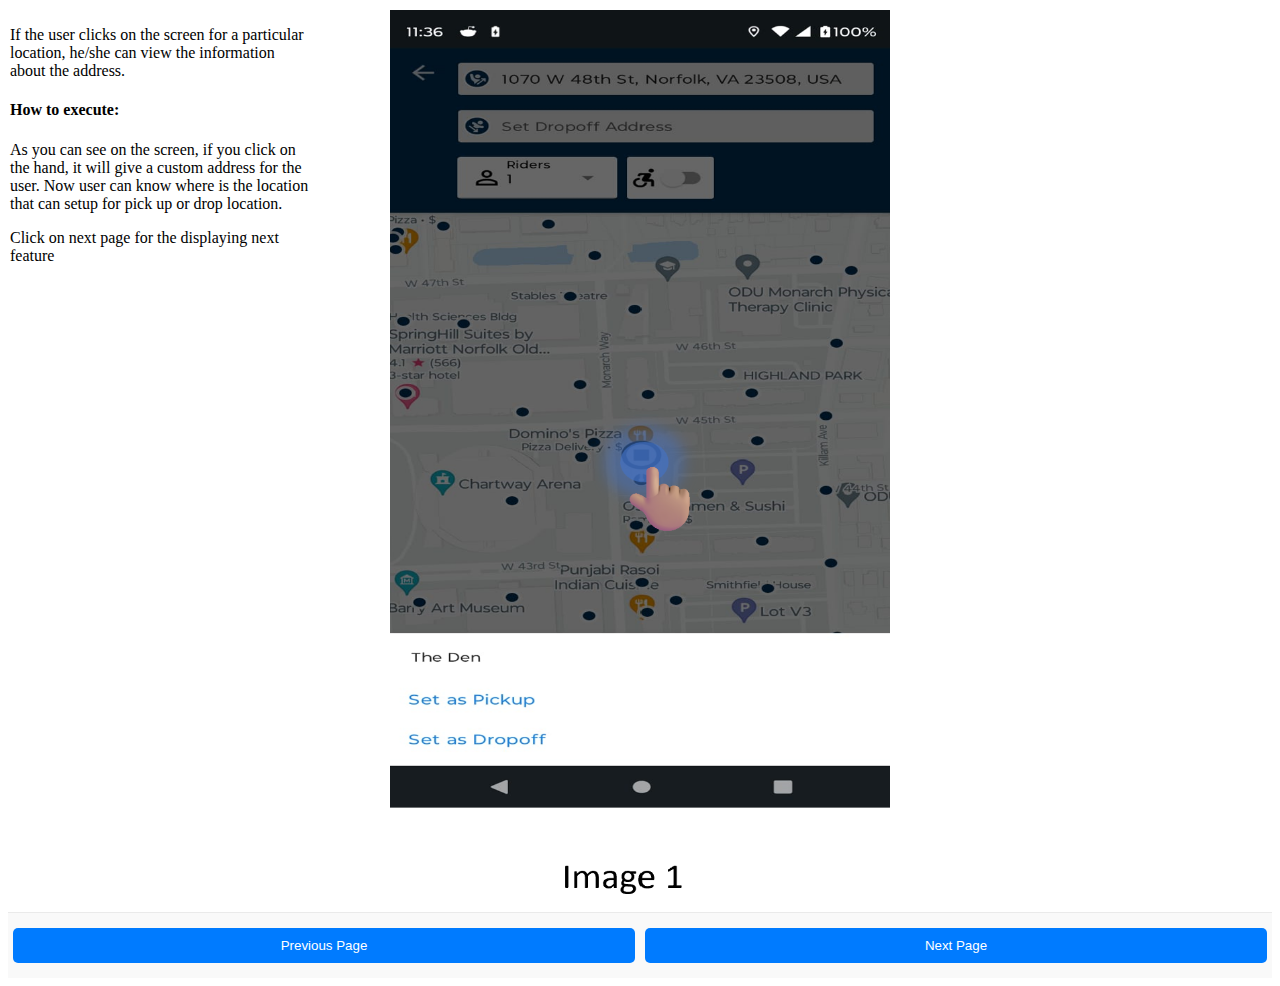
<file: index.html>
<!DOCTYPE html>
<html lang="en">
<head>
    <meta charset="UTF-8">
    <meta name="viewport" content="width=device-width, initial-scale=1.0">
    <title>Interactive Map</title>
    <link rel="stylesheet" href="styles1.css">
</head>
<body>

<div id="map-container">
    <img src="./Images/Imageppt-input.png" alt="Map" id="map-image">
    <div id="popup" class="hidden">
        <div id="popup-content">
            <p>The Den in monarch way near chart way Arena.</p>
            <button id="pickup">Set as pick up</button>
            <button id="dropoff">Set as Drop off</button>
        </div>
    </div>
</div>
<!DOCTYPE html>
<html lang="en">
<head>
<meta charset="UTF-8">
<title>Interactive Location Information</title>
<style>
  .top-left {
    position: absolute;
    top: 0;
    left: 0;
    margin: 10px; /* Adjusts the distance from the top and left edge */
    max-width: 300px; /* Adjusts the maximum width of the text box */
  }
</style>
</head>
<body>

<div class="top-left">
    <p>If the user clicks on the screen for a particular location, he/she can view the information about the address.</p>
    <p><h4>How to execute:</h4>As you can see on the screen, if you click on the hand, it will give a custom address for the user. Now user can know where is the location that can setup for pick up or drop location.</p>
    <p>Click on next page for the displaying next feature</p>
</div>

</body>
</html>

<div id="navigation-buttons">
  <button id="prev-button">Previous Page</button>
  <button id="next-button">Next Page</button>
</div>

<script src="script1.js"></script>
</body>
</html>
</file>
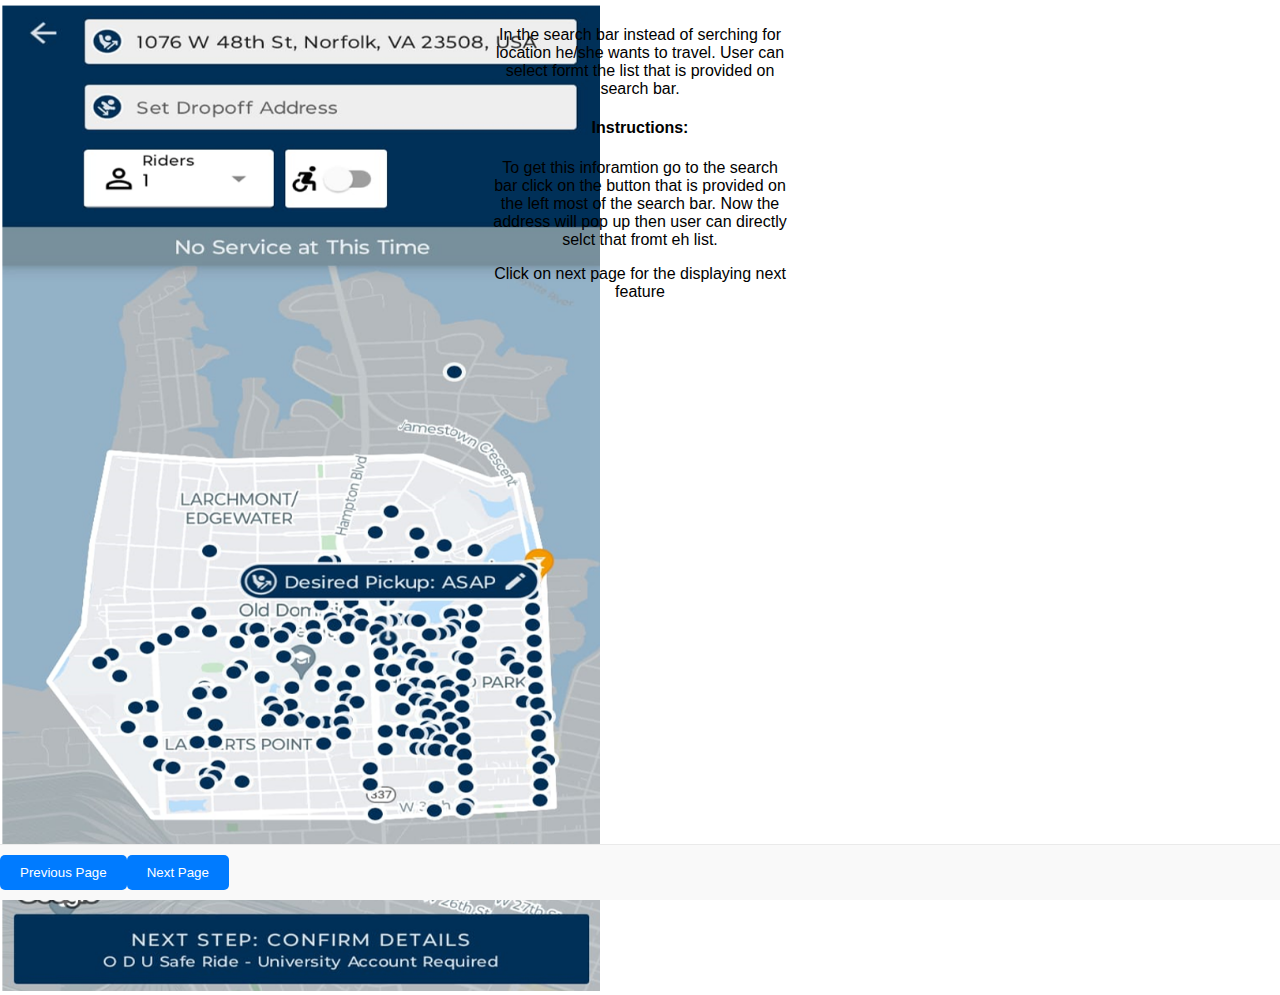
<file: index2.html>
<!DOCTYPE html>
<html lang="en">
<head>
    <meta charset="UTF-8">
    <meta name="viewport" content="width=device-width, initial-scale=1.0">
    <title>Interactive Map Dropdown</title>
    <link rel="stylesheet" href="styles2.css">
</head>
<body>

<div id="map-container">
    <img src="./Images/imageppt-input2.png" alt="Map" usemap="#map-areas" id="map-image"> <!-- Replace with your actual map image -->
    <map name="map-areas">
        <area shape="rect" coords="20,20,140,60" href="#" alt="Dropoff" id="dropoff-area">
    </map>
    <div id="dropdown-list" class="hidden">
        <ul>
            <li>1070W, 48th st, 23508</li>
            <li>1048W, 48th st, 23508</li>
            <!-- More pickup locations here -->
        </ul>
        <ul>
            <li>Village building 2</li>
            <li>Barry Art Building</li>
            <!-- More dropoff locations here -->
        </ul>
    </div>
</div>

<!DOCTYPE html>
<html lang="en">
<head>
<meta charset="UTF-8">
<title>Center Top Text Example</title>
<style>
  .center-top {
    position: absolute;
    top: 0;
    left: 50%;
    transform: translateX(-50%);
    margin-top: 10px; /* Adjusts the distance from the top edge */
    max-width: 300px; /* Adjusts the maximum width of the text box */
    text-align: center; /* Centers the text within the div */
  }
</style>
</head>
<body>

<div class="center-top">
    <p>In the search bar instead of serching for location he/she wants to travel. User can select formt the list that is provided on search bar.</p>
    <p><h4>Instructions:</h4>To get this inforamtion go to the search bar click on the button that is provided on the left most of the search bar. Now the address will pop up then user can directly selct that fromt eh list.</p>
    <p>Click on next page for the displaying next feature</p>
</div>

</body>
</html>

<div id="navigation-buttons">
    <button id="prev-button">Previous Page</button>
    <button id="next-button">Next Page</button>
  </div>
<script src="script2.js"></script>
</body>
</html>
</file>
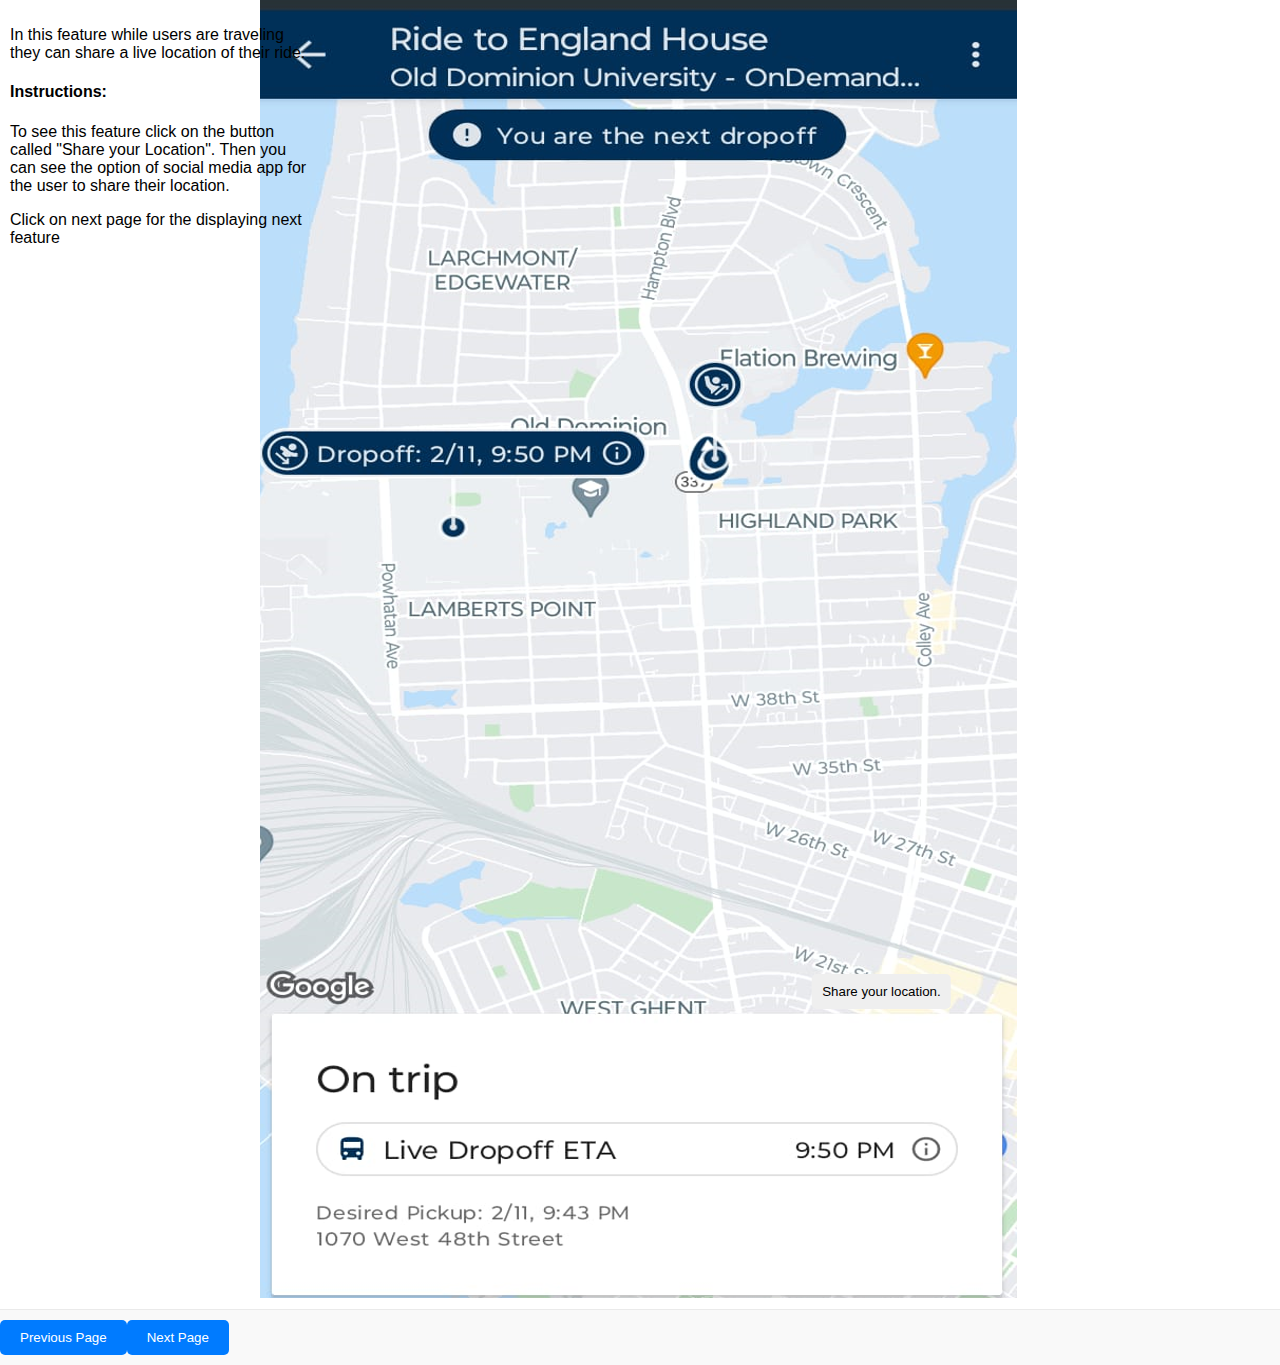
<file: index3.html>
<!DOCTYPE html>
<html lang="en">
<head>
    <meta charset="UTF-8">
    <meta name="viewport" content="width=device-width, initial-scale=1.0">
    <title>Map Interaction</title>
    <link rel="stylesheet" href="styles3.css">
</head>
<body>

<div id="map-container">
    <img src="./Images/imageppt-input3.png" alt="Map" usemap="#map-areas" id="map-image"> <!-- Replace with your actual map image -->
    <map name="map-areas">
        <!-- Approximate coordinates for a button at the bottom of the map -->
        <area shape="rect" coords="330,1255,430,1295" alt="Share Location" href="#" id="share-location">
    </map>
    <button id="share-location-btn">Share your location.</button>
</div>
<!DOCTYPE html>
<html lang="en">
<head>
<meta charset="UTF-8">
<title>Interactive Location Information</title>
<style>
  .top-left {
    position: absolute;
    top: 0;
    left: 0;
    margin: 10px; /* Adjusts the distance from the top and left edge */
    max-width: 300px; /* Adjusts the maximum width of the text box */
  }
</style>
</head>
<body>

<div class="top-left">
    <p>In this feature while users are traveling they can share a live location of their ride.</p>
    <p><h4>Instructions:</h4>To see this feature click on the button called "Share your Location". Then you can see the option of social media app for the user to share their location.</p>
    <p>Click on next page for the displaying next feature</p>
</div>

</body>
</html>

<div id="share-dialog" class="hidden">
    <a href="#" class="share-option">WhatsApp</a>
    <a href="#" class="share-option">Gmail</a>
    <a href="#" class="share-option">Twitter</a>
    <a href="#" class="share-option">Skype</a>
    <a href="#" class="share-option">More...</a>
</div>
<div id="navigation-buttons">
    <button id="prev-button">Previous Page</button>
    <button id="next-button">Next Page</button>
  </div>
<script src="script3.js"></script>
</body>
</html>
</file>
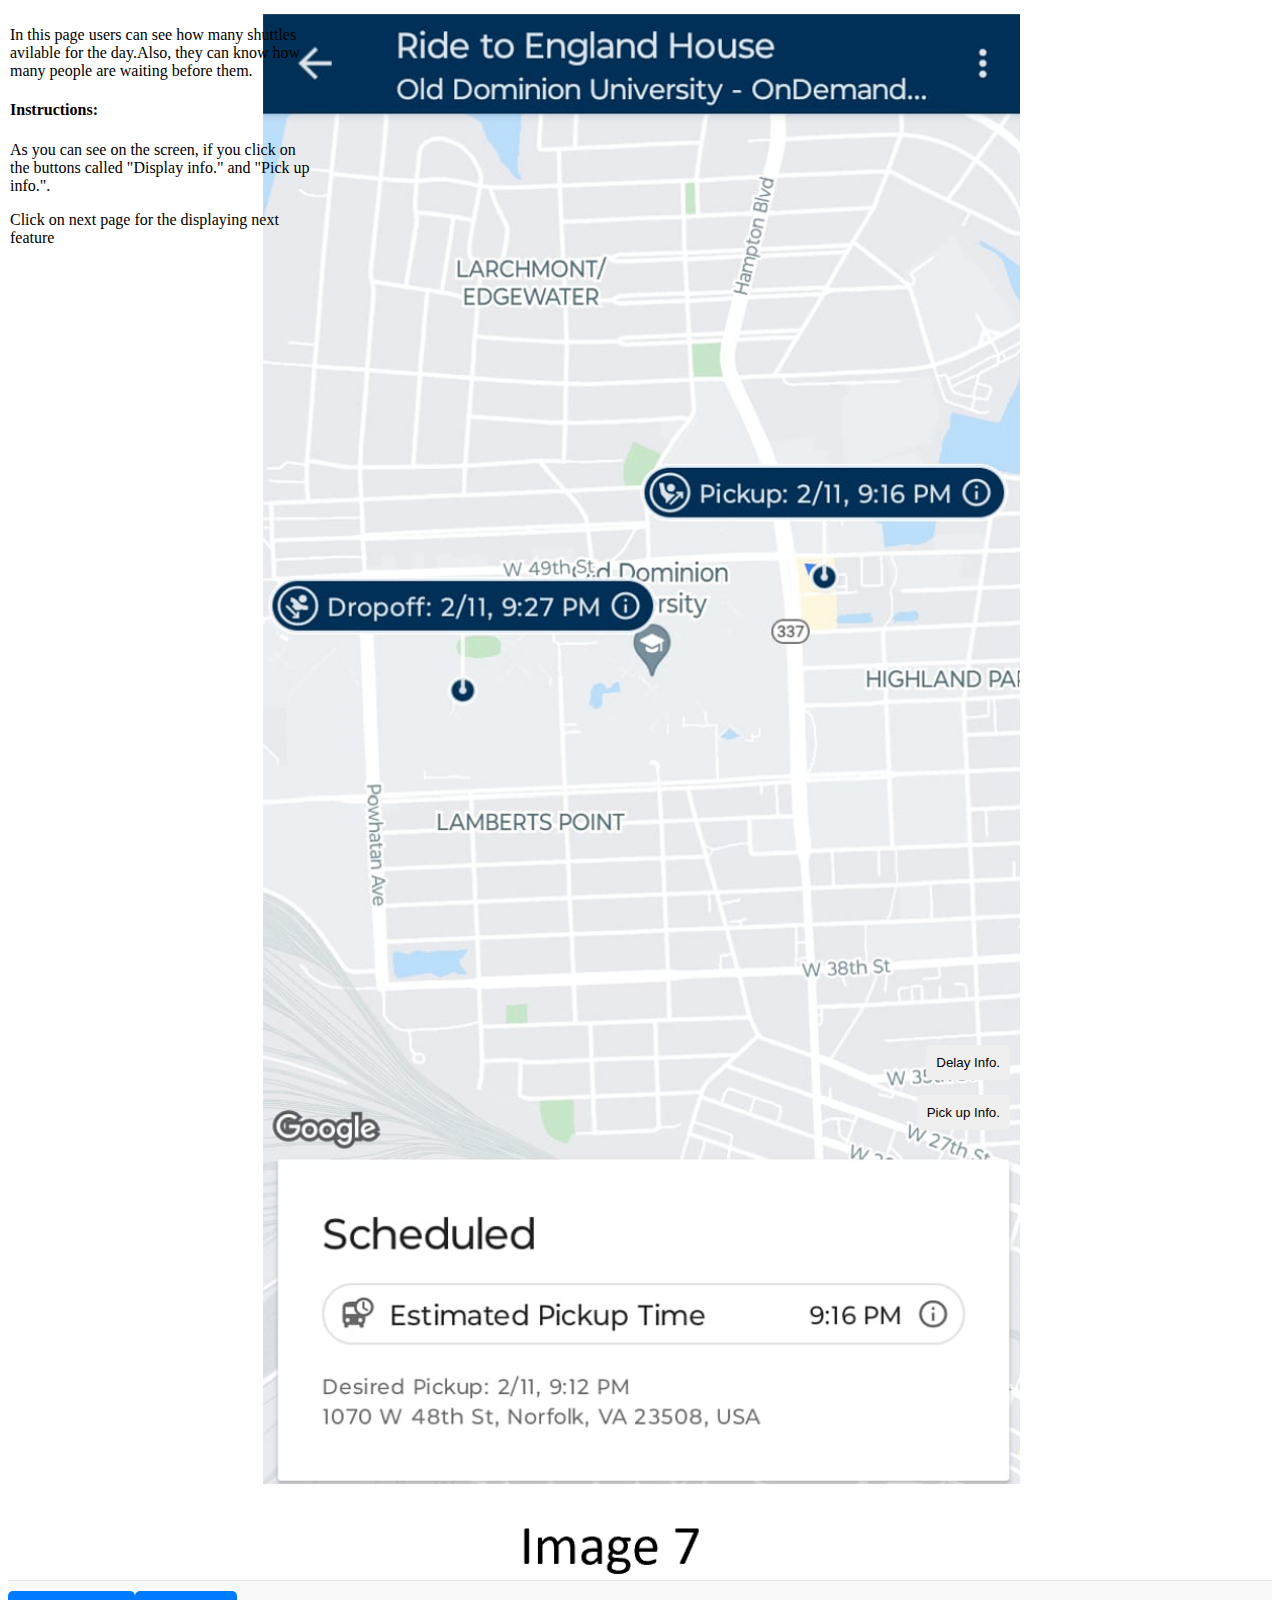
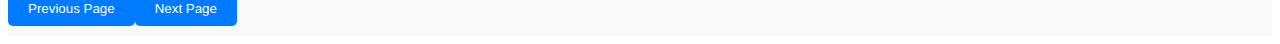
<file: index4.html>
<!DOCTYPE html>
<html lang="en">
<head>
    <meta charset="UTF-8">
    <meta name="viewport" content="width=device-width, initial-scale=1.0">
    <title>Map Interaction with Dialog</title>
    <link rel="stylesheet" href="styles4.css">
</head>
<body>

<div id="map-container">
    <img src="./Images/imageppt-input4.png" alt="Map" usemap="#map-info-areas" id="map-image"> <!-- Replace with your actual map image -->
    
    <map name="map-info-areas">
        <!-- The coords for the buttons on the map based on the image's size -->
        <area shape="rect" coords="760,1555,752,1555" href="#" alt="Pickup Info" id="pickup-info-area">
        <area shape="rect" coords="760,1555,752,1555" href="#" alt="Delay Info" id="delay-info-area">
    </map>

    <button id="pickup-info-btn"  class="button1" onclick="showInfo('pickup-info')">Pick up Info.</button>
    <button id="delay-info-btn" class="button2" onclick="showInfo('delay-info')">Delay Info.</button>
</div>

<div id="info-dialog" class="hidden">
    <div id="pickup-info" class="info-content hidden">
        <!-- Content for pick up info -->
        <p>Like how many shuttles are available for the day. Live locations of the cars.</p>
    </div>
    <div id="delay-info" class="info-content hidden">
        <!-- Content for delay info -->
        <p>Here we can display how many people are waiting before me and how many shuttles are carrying passengers </p>

    </div>
</div>

<!DOCTYPE html>
<html lang="en">
<head>
<meta charset="UTF-8">
<title>Interactive Location Information</title>
<style>
  .top-left {
    position: absolute;
    top: 0;
    left: 0;
    margin: 10px; /* Adjusts the distance from the top and left edge */
    max-width: 300px; /* Adjusts the maximum width of the text box */
  }
</style>
</head>
<body>

<div class="top-left">
    <p>In this page users can see how many shuttles avilable for the day.Also, they can know how many people are waiting before them.</p>
    <p><h4>Instructions:</h4>As you can see on the screen, if you click on the buttons called "Display info." and "Pick up info.".</p>
    <p>Click on next page for the displaying next feature</p>

</div>

</body>
</html>

<div id="navigation-buttons">
    <button id="prev-button">Previous Page</button>
    <button id="next-button">Next Page</button>
  </div>
<script src="script4.js"></script>
</body>
</html>
</file>
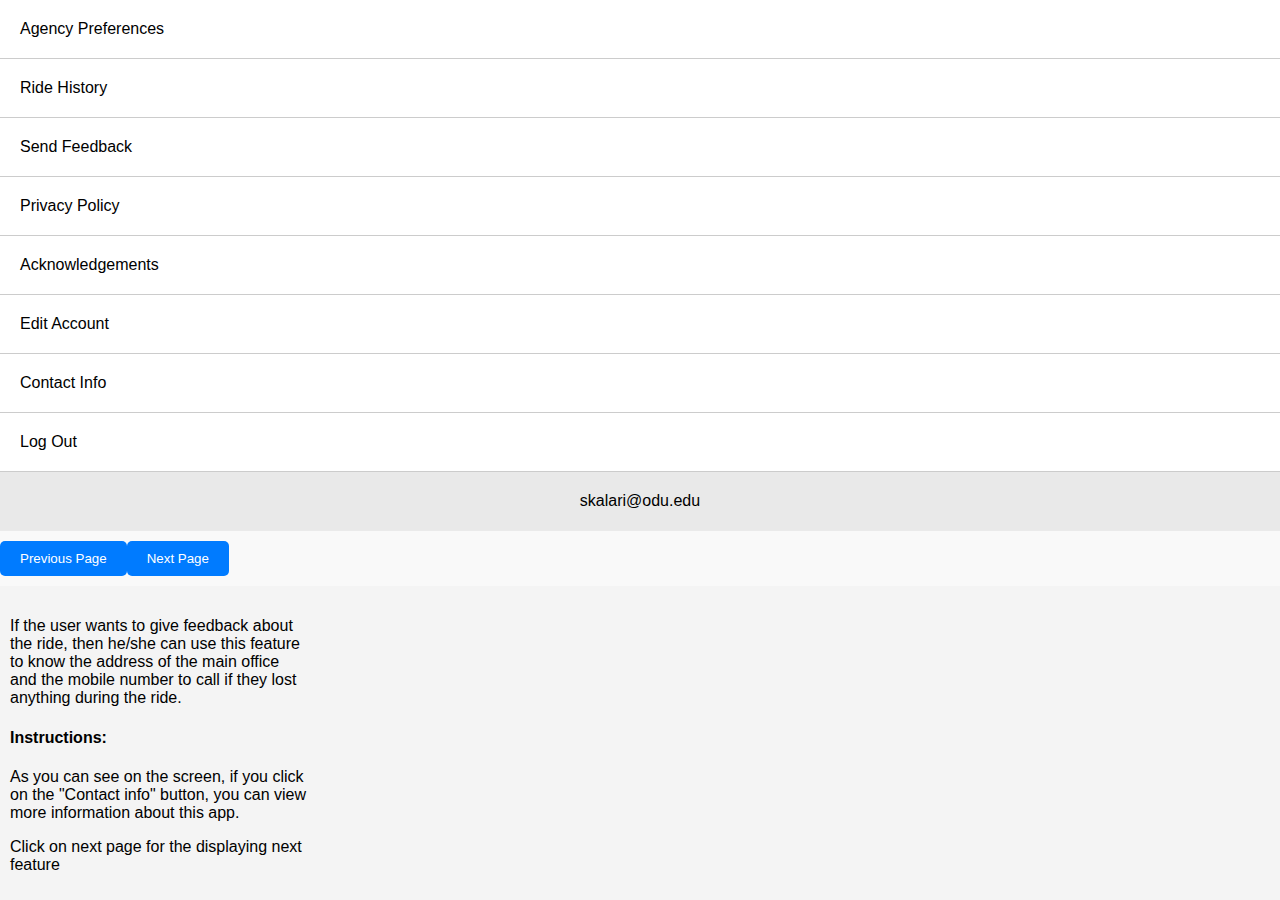
<file: index5.html>
<!DOCTYPE html>
<html lang="en">
<head>
    <meta charset="UTF-8">
    <meta name="viewport" content="width=device-width, initial-scale=1.0">
    <title>Settings Page</title>
    <link rel="stylesheet" href="styles5.css">
</head>
<body>

<div id="settings-container">
    <div id="settings-list">
        <div class="settings-item">Agency Preferences</div>
        <div class="settings-item">Ride History</div>
        <div class="settings-item">Send Feedback</div>
        <div class="settings-item">Privacy Policy</div>
        <div class="settings-item">Acknowledgements</div>
        <div class="settings-item">Edit Account</div>
        <div class="settings-item" id="contact-info-button">Contact Info</div>
        <div class="settings-item">Log Out</div>
    </div>

    <div id="user-email">skalari@odu.edu</div>
</div>

<div id="contact-info-dialog" class="hidden">
    <div class="contact-content">
        <p>Phone no.: +1-xxx-xxx</p>
        <p>Address of the main office:</p>
        <textarea placeholder="Feedback about ride:"></textarea>
    </div>
</div>
<!DOCTYPE html>
<html lang="en">
<head>
<meta charset="UTF-8">
<title>Interactive Location Information</title>
<style>
  .bottom-left {
    position: absolute;
    bottom: 0; /* Positions the div at the bottom of the page */
    left: 0;
    margin: 10px; /* Adjusts the distance from the bottom and left edge */
    max-width: 300px; /* Adjusts the maximum width of the text box */
  }
</style>
</head>
<body>

<div class="bottom-left">
    <p>If the user wants to give feedback about the ride, then he/she can use this feature to know the address of the main office and the mobile number to call if they lost anything during the ride.</p>
    <p><h4>Instructions:</h4>As you can see on the screen, if you click on the "Contact info" button, you can view more information about this app.</p>
    <p>Click on next page for the displaying next feature</p>
</div>

</body>
</html>

<div id="navigation-buttons">
  <button id="prev-button">Previous Page</button>
  <button id="next-button">Next Page</button>
</div>
<script src="script5.js"></script>
</body>
</html>
</file>
<file: styles1.css>
#map-container {
  position: relative;
  text-align: center; /* Centers the inline image */
}

#map-image {
  width: 500px;
  height: 100vh;
  max-width: 500px;
  cursor: pointer;
}

#popup {
  display: none;
  position: absolute;
  width: 500px;
  top: 30%;
  left: 50%;
  transform: translate(-50%, -50%);
  background: white;
  border-radius: 10px;
  padding: 20px;
  box-shadow: 0 4px 8px rgba(0, 0, 0, 0.2);
  z-index: 2;
}

button {
  display: block;
  width: calc(50% - 10px);
  margin: 5px;
  padding: 10px;
  border: none;
  border-radius: 5px;
  background-color: #007bff;
  color: white;
  cursor: pointer;
}

button:focus,
button:hover {
  background-color: #0056b3;
}

.hidden {
  display: none;
}


/* ... (your existing styles) ... */

#navigation-buttons {
  /* position: fixed;
  bottom: 0; */
  width: 100%;
  text-align: center;
  padding: 10px 0;
  background: #f9f9f9; /* Light gray background */
  border-top: 1px solid #eaeaea; /* Light gray border */
  display: flex;
}

#navigation-buttons button {
  margin: 10 10px;
  padding: 10px 20px;
  background-color: #007bff;
  color: white;
  border: none;
  border-radius: 5px;
  cursor: pointer;
}

#navigation-buttons button:hover {
  background-color: #0056b3;
}
</file>
<file: styles2.css>
body, html {
  margin: 0;
  padding: 0;
  width: 100%;
  height: 100%;
  font-family: Arial, sans-serif;
}

#map-container {
  position: relative;
  width: 600px;
  height: 800px;
}

#map-image {
  width: 100%;
  height: auto;
}

#dropdown-list {
  position: absolute;
  top: 60px; /* Position below the area */
  left: 20px; /* Align with the area's x-coordinate */
  background: white;
  border: 1px solid #ccc;
  border-radius: 5px;
  box-shadow: 2px 2px 5px rgba(0,0,0,0.2);
  z-index: 1000;
  padding: 10px;
  box-sizing: border-box;
}

#dropdown-list.hidden {
  display: none;
}

#dropdown-list ul {
  list-style: none;
  padding: 0;
  margin: 0;
}

#dropdown-list li {
  padding: 8px 12px;
  border-bottom: 1px solid #eee;
  cursor: pointer;
}

#dropdown-list li:last-child {
  border-bottom: none;
}

#dropdown-list li:hover {
  background-color: #f0f0f0;
}

/* ... (your existing styles) ... */

#navigation-buttons {
  position: fixed;
  bottom: 0;
  width: 100%;
  text-align: center;
  padding: 10px 0;
  background: #f9f9f9; /* Light gray background */
  border-top: 1px solid #eaeaea; /* Light gray border */
  display: flex;
}

#navigation-buttons button {
  margin: 10 10px;
  padding: 10px 20px;
  background-color: #007bff;
  color: white;
  border: none;
  border-radius: 5px;
  cursor: pointer;
}

#navigation-buttons button:hover {
  background-color: #0056b3;
}
</file>
<file: styles3.css>
body, html {
  margin: 0;
  padding: 0;
  width: 100%;
  height: 100%;
  font-family: Arial, sans-serif;
}

#map-container {
  position: relative;
  width: 100%;
  max-width: 760px; /* Adjust as per your image's width */
  margin: auto;
}

#map-image {
  width: 100%;
  height: auto;
}

#share-location-btn {
  position: absolute;
  bottom: 300px; /* Adjust as per your button's desired position */
  right: 0%;
  transform: translateX(-50%);
  padding: 10px;
  border: 1px solid #007bff;
  color: black;
  border: none;
  border-radius: 5px;
  cursor: pointer;
}

#share-dialog {
  position: fixed;
  bottom: 0;
  left: 0;
  right: 0;
  background: white;
  padding: 20px;
  box-shadow: 0 -4px 5px rgba(0, 0, 0, 0.3);
  text-align: center;
}

.share-option {
  display: inline-block;
  margin: 0 5px;
  padding: 10px;
  background: #f8f8f8;
  border: 1px solid #ddd;
  border-radius: 5px;
  text-decoration: none;
  color: #333;
}

.hidden {
  display: none;
}


/* ... (your existing styles) ... */

#navigation-buttons {
  /* position: fixed;
  bottom: 0; */
  width: 100%;
  text-align: center;
  padding: 10px 0;
  background: #f9f9f9; /* Light gray background */
  border-top: 1px solid #eaeaea; /* Light gray border */
  display: flex;
}

#navigation-buttons button {
  margin: 10 10px;
  padding: 10px 20px;
  background-color: #007bff;
  color: white;
  border: none;
  border-radius: 5px;
  cursor: pointer;
}

#navigation-buttons button:hover {
  background-color: #0056b3;
}
</file>
<file: styles4.css>
/* Add previous general styles here */

#map-container {
  position: relative;
  max-width: 760px; /* Adjust based on the actual image width */
  margin: auto;
}

#map-image {
  display: block;
  width: 100%;
  height: auto;
}

/* Adjust the second button's left position to where 'Delay Info.' is supposed to be */
button:nth-of-type(2) {
  left: auto;
  right: 10px;
}

.button1 {
  position: absolute;
  bottom: 450px; /* Adjust based on your layout */
  right: 10px; /* Adjust for each button based on your layout */
  padding: 10px;
  border: none;
  /* background-color: #007bff; */
  color: black;
  border-radius: 5px;
  cursor: pointer;
}

.button2 {
  position: absolute;
  bottom: 500px; /* Adjust based on your layout */
  right: 10px; /* Adjust for each button based on your layout */
  padding: 10px;
  border: none;
  /* background-color: #007bff; */
  color: black;
  border-radius: 5px;
  cursor: pointer;
}

#info-dialog {
  position: fixed;
  bottom: 0;
  right: -100px;
  background-color: white;
  padding: 20px;
  box-shadow: 0 -5px 10px rgba(0,0,0,0.2);
}

.info-content {
  /* display: none; */
}

.hidden {
  display: none;
}


/* ... (your existing styles) ... */

#navigation-buttons {
  /* position: fixed;
  bottom: 0; */
  width: 100%;
  text-align: center;
  padding: 10px 0;
  background: #f9f9f9; /* Light gray background */
  border-top: 1px solid #eaeaea; /* Light gray border */
  display: flex;
}

#navigation-buttons button {
  margin: 10 10px;
  padding: 10px 20px;
  background-color: #007bff;
  color: white;
  border: none;
  border-radius: 5px;
  cursor: pointer;
}

#navigation-buttons button:hover {
  background-color: #0056b3;
}
</file>
<file: styles5.css>
body, html {
  margin: 0;
  padding: 0;
  font-family: 'Arial', sans-serif;
  background-color: #f4f4f4;
}

#settings-container {
  background-color: #fff;
}

#settings-list {
  padding: 0;
  margin: 0;
  list-style: none;
}

.settings-item {
  padding: 20px;
  border-bottom: 1px solid #ccc;
  cursor: pointer;
}

#user-email {
  padding: 20px;
  text-align: center;
  background-color: #e9e9e9;
}

#contact-info-dialog {
  /* display: none; */
  position: fixed;
  bottom: 0;
  left: 0;
  right: 0;
  background-color: white;
  padding: 20px;
  box-shadow: 0 -4px 6px rgba(0,0,0,0.1);
  box-sizing: border-box;
  text-align: center;
}

.hidden {
  display: none;
}

textarea {
  width: calc(100% - 40px); /* Accounting for padding */
  height: 100px;
  margin-top: 15px;
  padding: 10px;
  border: 1px solid #ccc;
  border-radius: 4px;
  box-sizing: border-box;
}

/* ... (your existing styles) ... */

#navigation-buttons {
  /* position: fixed;
  bottom: 0; */
  width: 100%;
  text-align: center;
  padding: 10px 0;
  background: #f9f9f9; /* Light gray background */
  border-top: 1px solid #eaeaea; /* Light gray border */
  display: flex;
}

#navigation-buttons button {
  margin: 10 10px;
  padding: 10px 20px;
  background-color: #007bff;
  color: white;
  border: none;
  border-radius: 5px;
  cursor: pointer;
}

#navigation-buttons button:hover {
  background-color: #0056b3;
}
</file>
